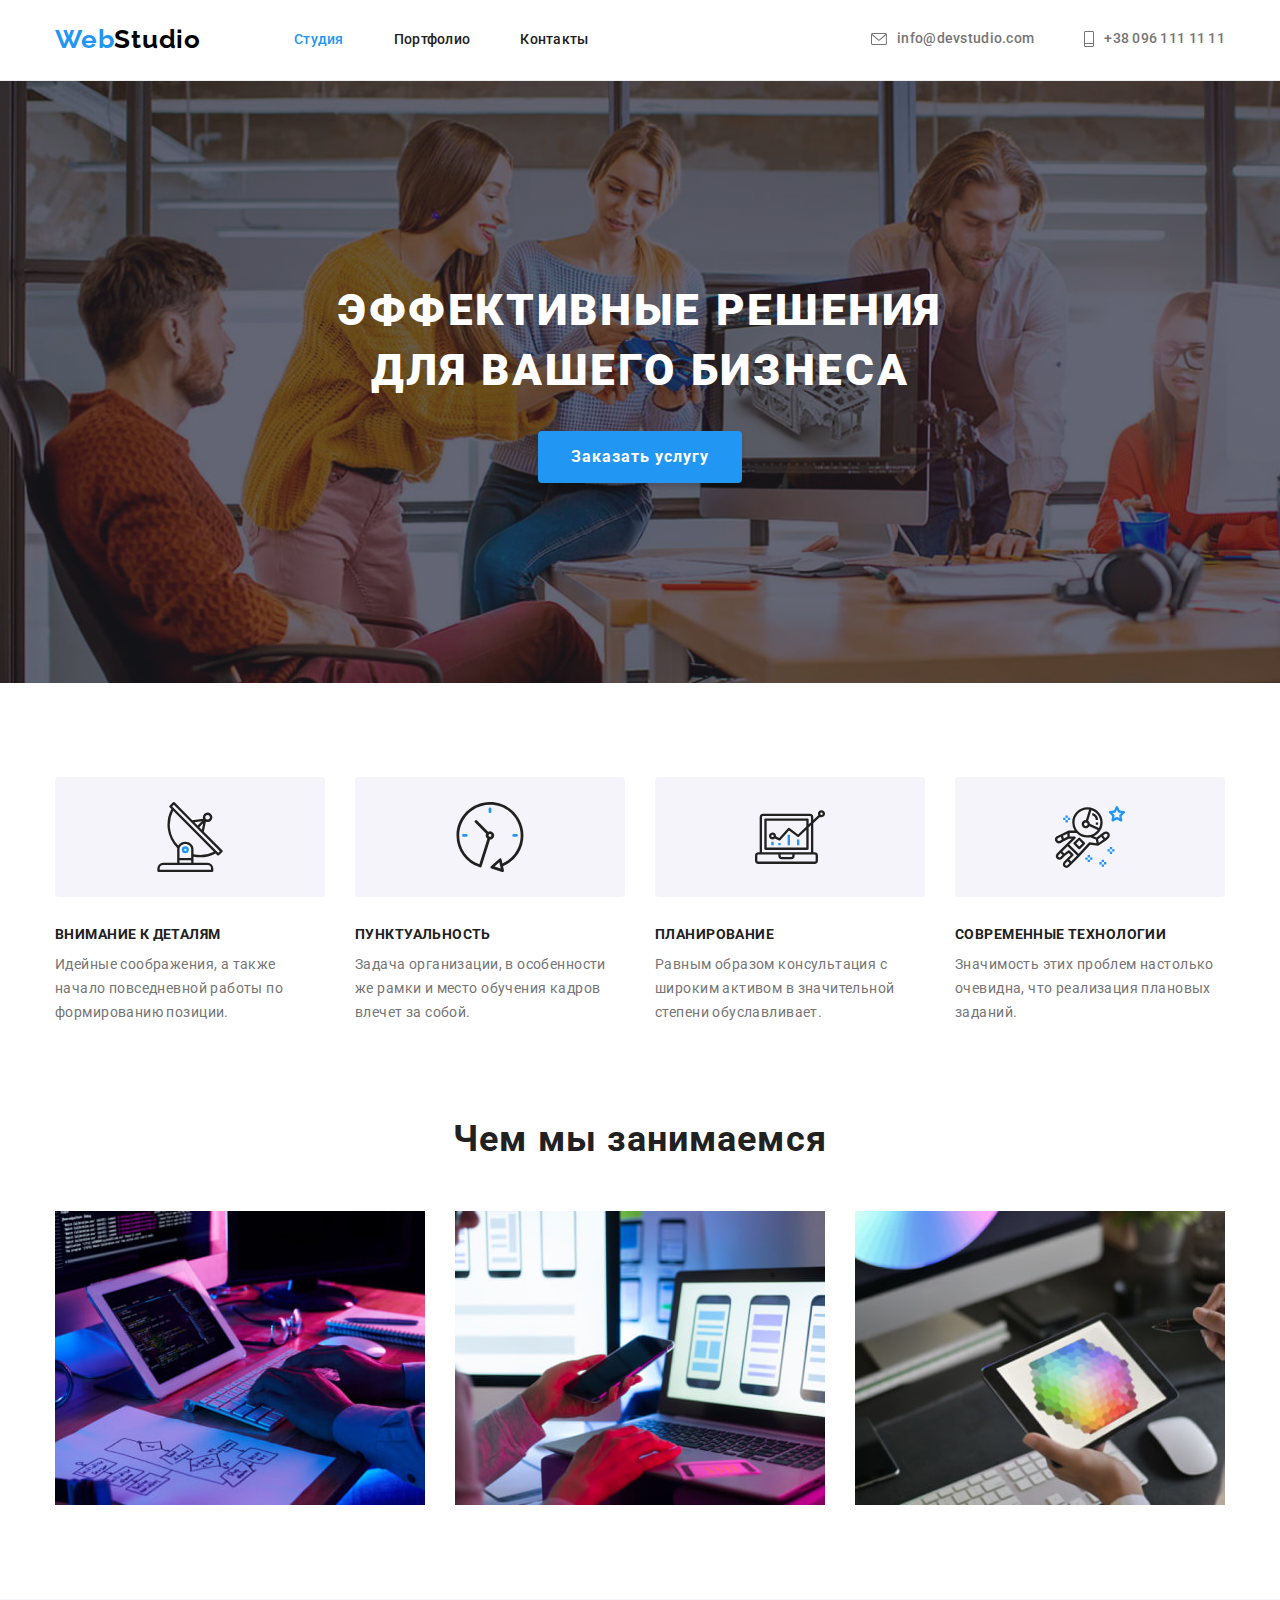
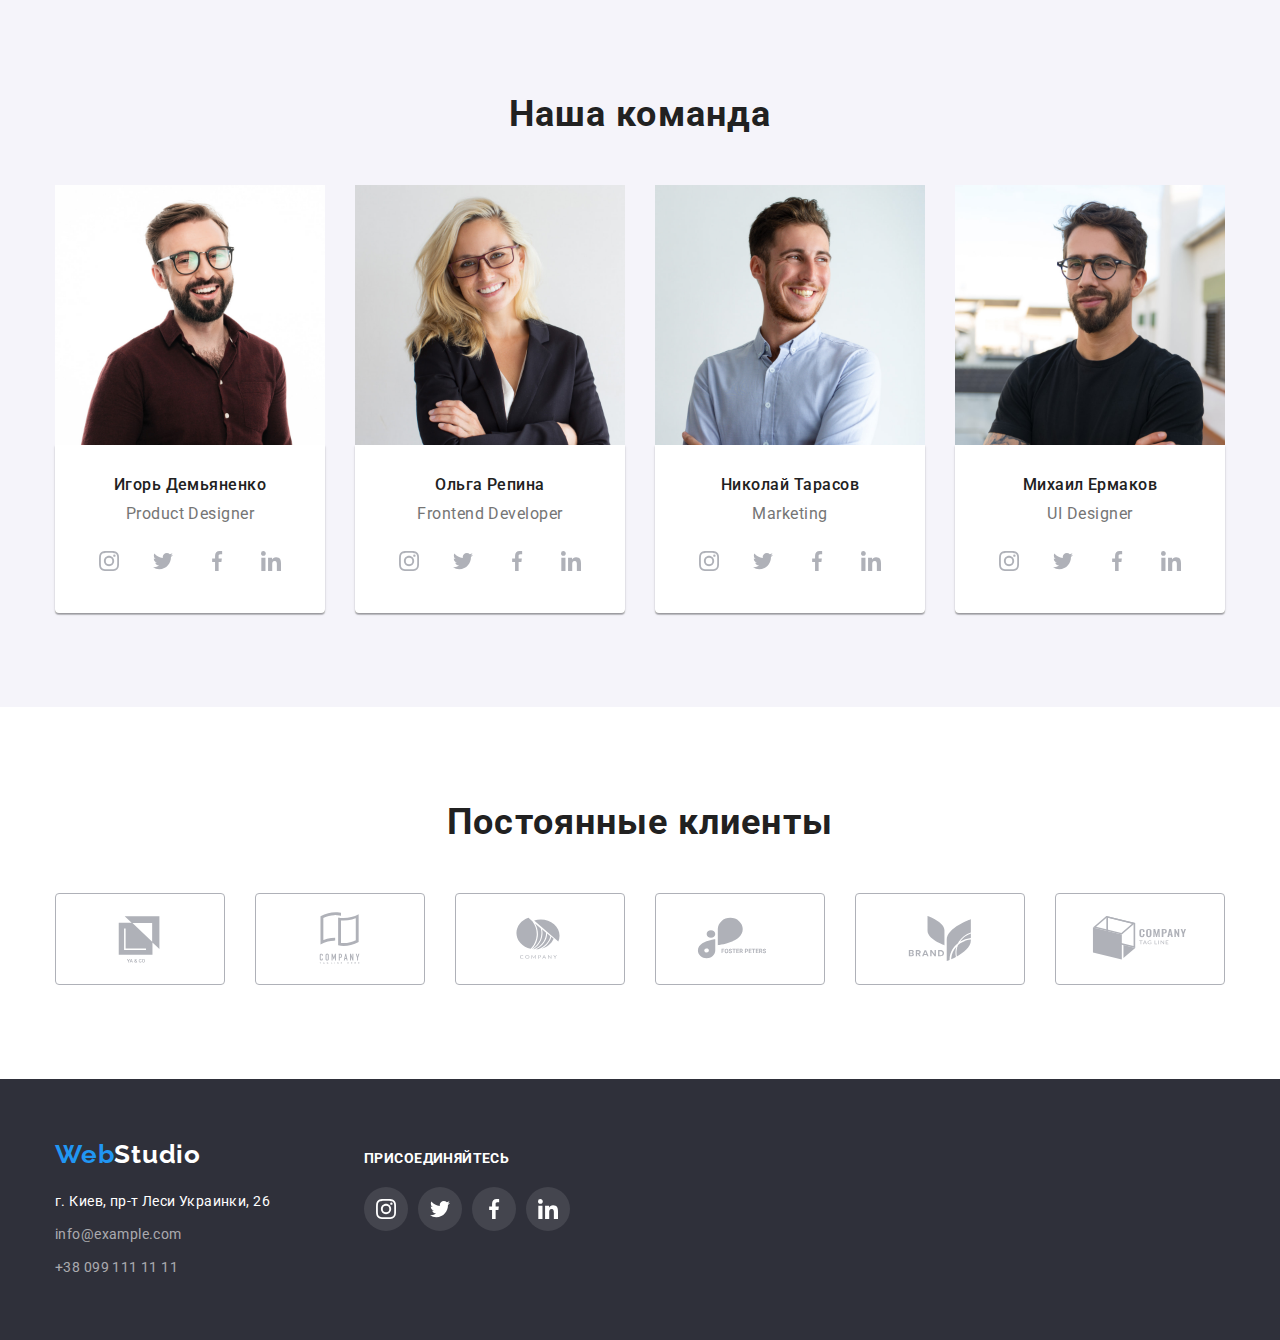
<file: index.html>
<!DOCTYPE html>
<html lang="ru">
  <head>
    <meta charset="UTF-8" />
    <meta http-equiv="X-UA-Compatible" content="IE=edge" />
    <meta name="viewport" content="width=device-width, initial-scale=1.0" />
    <title>Веб-студия</title>
    <link rel="preconnect" href="https://fonts.googleapis.com" />
    <link rel="preconnect" href="https://fonts.gstatic.com" crossorigin />
    <link
      href="https://fonts.googleapis.com/css2?family=Raleway:wght@700&family=Roboto:wght@400;500;700;900&display=swap"
      rel="stylesheet"
    />
    <link
      rel="stylesheet"
      href="https://cdnjs.cloudflare.com/ajax/libs/modern-normalize/1.1.0/modern-normalize.min.css"
    />
    <link rel="stylesheet" href="./сss/styles.css" />
  </head>
  <body>
    <header class="header">
      <div class="container header-container">
        <nav class="site-nav">
          <a class="logo link" lang="en" href="./index.html"
            >Web<span class="logo-header">Studio</span></a
          >
          <ul class="nav-list list">
            <li class="nav-item">
              <a class="nav-link link current" href="./index.html">Студия</a>
            </li>
            <li class="nav-item">
              <a class="nav-link link" href="./portfolio.html">Портфолио</a>
            </li>
            <li class="nav-item"><a class="nav-link link" href="#contacts">Контакты</a></li>
          </ul>
        </nav>
        <ul class="contact-list list">
          <li class="contact-header-item">
            <a class="contact-header-link link" href="mailto:info@devstudio.com">
              <svg class="contact-icon" width="16" height="12">
                <use href="./images/icons.svg#mail"></use></svg
              >info@devstudio.com</a
            >
          </li>
          <li class="contact-header-item">
            <a class="contact-header-link link" href="tel:+380961111111">
              <svg class="contact-icon" width="10" height="16">
                <use href="./images/icons.svg#phone"></use></svg
              >+38 096 111 11 11</a
            >
          </li>
        </ul>
      </div>
    </header>
    <main>
      <section class="hero">
        <div class="container">
          <h1 class="hero-title">Эффективные решения для вашего бизнеса</h1>
          <button class="hero-button" type="button">Заказать услугу</button>
        </div>
      </section>
      <section class="section">
        <div class="container">
          <h2 class="visually-hidden">Особенности</h2>
          <ul class="features-list list">
            <li class="features-item">
              <div class="features-icon-wrapper">
                <svg width="70" height="70">
                  <use href="./images/icons.svg#antena"></use>
                </svg>
              </div>
              <h3 class="features-title">Внимание к деталям</h3>
              <p class="features-text">
                Идейные соображения, а также начало повседневной работы по формированию позиции.
              </p>
            </li>
            <li class="features-item">
              <div class="features-icon-wrapper">
                <svg width="70" height="70">
                  <use href="./images/icons.svg#clock"></use>
                </svg>
              </div>
              <h3 class="features-title">Пунктуальность</h3>
              <p class="features-text">
                Задача организации, в особенности же рамки и место обучения кадров влечет за собой.
              </p>
            </li>

            <li class="features-item">
              <div class="features-icon-wrapper">
                <svg width="70" height="70">
                  <use href="./images/icons.svg#diagram"></use>
                </svg>
              </div>
              <h3 class="features-title">Планирование</h3>
              <p class="features-text">
                Равным образом консультация с широким активом в значительной степени обуславливает.
              </p>
            </li>
            <li class="features-item">
              <div class="features-icon-wrapper">
                <svg width="70" height="70">
                  <use href="./images/icons.svg#astronaut"></use>
                </svg>
              </div>
              <h3 class="features-title">Современные технологии</h3>
              <p class="features-text">
                Значимость этих проблем настолько очевидна, что реализация плановых заданий.
              </p>
            </li>
          </ul>
        </div>
      </section>
      <section class="work-directions section">
        <div class="container">
          <h2 class="section-title">Чем мы занимаемся</h2>
          <ul class="work-directions-list list">
            <li class="work-directions-item">
              <img
                src="./images/desktop-apps.jpg"
                alt="Программист работающий в своем офисе"
                width="370"
                height="294"
              />
            </li>
            <li class="work-directions-item">
              <img
                src="./images/mobile-apps.jpg"
                alt="Разработка мобильного приложения, работа над интерфейсом"
                width="370"
                height="294"
              />
            </li>
            <li class="work-directions-item">
              <img
                src="./images/design-solutions.jpg"
                alt="Веб-дизайн с выбором рабочего цвета на графическом планшете"
                width="370"
                height="294"
              />
            </li>
          </ul>
        </div>
      </section>
      <section class="team section">
        <div class="container">
          <h2 class="section-title">Наша команда</h2>
          <ul class="team-list list">
            <li class="team-card">
              <img
                src="./images/product-designer.jpg"
                alt="Член команды - продакт-дизайнер"
                width="270"
                height="260"
              />
              <div class="team-wrapper">
                <h3 class="team-title">Игорь Демьяненко</h3>
                <p class="team-text" lang="en">Product Designer</p>
                <ul class="social-list list">
                  <li>
                    <a class="social-list-link" href="https://www.instagram.com/" target="_blank">
                      <svg class="social-list-icon" width="20" height="20">
                        <use href="./images/icons.svg#instagram"></use>
                      </svg>
                    </a>
                  </li>
                  <li>
                    <a class="social-list-link" href="https://twitter.com/" target="_blank">
                      <svg class="social-list-icon" width="20" height="20">
                        <use href="./images/icons.svg#twitter"></use>
                      </svg>
                    </a>
                  </li>
                  <li>
                    <a class="social-list-link" href="https://uk-ua.facebook.com/" target="_blank">
                      <svg class="social-list-icon" width="20" height="20">
                        <use href="./images/icons.svg#facebook"></use>
                      </svg>
                    </a>
                  </li>
                  <li>
                    <a class="social-list-link" href="https://www.linkedin.com/" target="_blank">
                      <svg class="social-list-icon" width="20" height="20">
                        <use href="./images/icons.svg#linkedin"></use>
                      </svg>
                    </a>
                  </li>
                </ul>
              </div>
            </li>
            <li class="team-card">
              <img
                src="./images/frontend-developer.jpg"
                alt="Член команды - фронтенд разработчик"
                width="270"
                height="260"
              />
              <div class="team-wrapper">
                <h3 class="team-title">Ольга Репина</h3>
                <p class="team-text" lang="en">Frontend Developer</p>
                <ul class="social-list list">
                  <li>
                    <a class="social-list-link" href="https://www.instagram.com/" target="_blank">
                      <svg class="social-list-icon" width="20" height="20">
                        <use href="./images/icons.svg#instagram"></use>
                      </svg>
                    </a>
                  </li>
                  <li>
                    <a class="social-list-link" href="https://twitter.com/" target="_blank">
                      <svg class="social-list-icon" width="20" height="20">
                        <use href="./images/icons.svg#twitter"></use>
                      </svg>
                    </a>
                  </li>
                  <li>
                    <a class="social-list-link" href="https://uk-ua.facebook.com/" target="_blank">
                      <svg class="social-list-icon" width="20" height="20">
                        <use href="./images/icons.svg#facebook"></use>
                      </svg>
                    </a>
                  </li>
                  <li>
                    <a class="social-list-link" href="https://www.linkedin.com/" target="_blank">
                      <svg class="social-list-icon" width="20" height="20">
                        <use href="./images/icons.svg#linkedin"></use>
                      </svg>
                    </a>
                  </li>
                </ul>
              </div>
            </li>
            <li class="team-card">
              <img
                src="./images/marketing.jpg"
                alt="Член команды - маркетолог"
                width="270"
                height="260"
              />
              <div class="team-wrapper">
                <h3 class="team-title">Николай Тарасов</h3>
                <p class="team-text" lang="en">Marketing</p>
                <ul class="social-list list">
                  <li>
                    <a class="social-list-link" href="https://www.instagram.com/" target="_blank">
                      <svg class="social-list-icon" width="20" height="20">
                        <use href="./images/icons.svg#instagram"></use>
                      </svg>
                    </a>
                  </li>
                  <li>
                    <a class="social-list-link" href="https://twitter.com/" target="_blank">
                      <svg class="social-list-icon" width="20" height="20">
                        <use href="./images/icons.svg#twitter"></use>
                      </svg>
                    </a>
                  </li>
                  <li>
                    <a class="social-list-link" href="https://uk-ua.facebook.com/" target="_blank">
                      <svg class="social-list-icon" width="20" height="20">
                        <use href="./images/icons.svg#facebook"></use>
                      </svg>
                    </a>
                  </li>
                  <li>
                    <a class="social-list-link" href="https://www.linkedin.com/" target="_blank">
                      <svg class="social-list-icon" width="20" height="20">
                        <use href="./images/icons.svg#linkedin"></use>
                      </svg>
                    </a>
                  </li>
                </ul>
              </div>
            </li>
            <li class="team-card">
              <img
                src="./images/ui-designer.jpg"
                alt="Член команды - дизайнер пользовательского интерфейса"
                width="270"
                height="260"
              />
              <div class="team-wrapper">
                <h3 class="team-title">Михаил Ермаков</h3>
                <p class="team-text" lang="en">UI Designer</p>
                <ul class="social-list list">
                  <li>
                    <a class="social-list-link" href="https://www.instagram.com/" target="_blank">
                      <svg class="social-list-icon" width="20" height="20">
                        <use href="./images/icons.svg#instagram"></use>
                      </svg>
                    </a>
                  </li>
                  <li>
                    <a class="social-list-link" href="https://twitter.com/" target="_blank">
                      <svg class="social-list-icon" width="20" height="20">
                        <use href="./images/icons.svg#twitter"></use>
                      </svg>
                    </a>
                  </li>
                  <li>
                    <a class="social-list-link" href="https://uk-ua.facebook.com/" target="_blank">
                      <svg class="social-list-icon" width="20" height="20">
                        <use href="./images/icons.svg#facebook"></use>
                      </svg>
                    </a>
                  </li>
                  <li>
                    <a class="social-list-link" href="https://www.linkedin.com/" target="_blank">
                      <svg class="social-list-icon" width="20" height="20">
                        <use href="./images/icons.svg#linkedin"></use>
                      </svg>
                    </a>
                  </li>
                </ul>
              </div>
            </li>
          </ul>
        </div>
      </section>
      <section class="section">
        <div class="container">
          <h1 class="section-title">Постоянные клиенты</h1>
          <ul class="clients-list list">
            <li class="clients-item">
              <a class="clients-link" href=""
                ><svg class="clients-icon" width="106" height="60">
                  <use href="./images/icons.svg#client1"></use></svg
              ></a>
            </li>
            <li class="clients-item">
              <a class="clients-link" href=""
                ><svg class="clients-icon" width="106" height="60">
                  <use href="./images/icons.svg#client2"></use></svg
              ></a>
            </li>
            <li class="clients-item">
              <a class="clients-link" href=""
                ><svg class="clients-icon" width="106" height="60">
                  <use href="./images/icons.svg#client3"></use></svg
              ></a>
            </li>
            <li class="clients-item">
              <a class="clients-link" href=""
                ><svg class="clients-icon" width="106" height="60">
                  <use href="./images/icons.svg#client4"></use></svg
              ></a>
            </li>
            <li class="clients-item">
              <a class="clients-link" href=""
                ><svg class="clients-icon" width="106" height="60">
                  <use href="./images/icons.svg#client5"></use></svg
              ></a>
            </li>
            <li class="clients-item">
              <a class="clients-link" href=""
                ><svg class="clients-icon" width="106" height="60">
                  <use href="./images/icons.svg#client6"></use></svg
              ></a>
            </li>
          </ul>
        </div>
      </section>
    </main>
    <footer class="footer">
      <div class="container footer-container">
        <div class="adress-panel">
          <a class="logo link" lang="en" href="./index.html"
            >Web<span class="logo-footer">Studio</span></a
          >
          <address id="contacts">
            <ul class="list">
              <li class="adress-street-item">
                <a class="address-street link" href="https://goo.gl/maps/kSrC2yLhnCnVmhvy7"
                  >г. Киев, пр-т Леси Украинки, 26</a
                >
              </li>
              <li class="contact-footer-item">
                <a class="contact-footer link" href="mailto:info@example.com">info@example.com</a>
              </li>
              <li class="contact-footer-item">
                <a class="contact-footer link" href="tel:+380991111111">+38 099 111 11 11</a>
              </li>
            </ul>
          </address>
        </div>
        <div class="join-panel">
          <p class="join-panel-text">Присоединяйтесь</p>
          <ul class="footer-social-list list">
            <li class="footer-social-list-item">
              <a class="footer-social-list-link" href="https://www.instagram.com/" target="_blank">
                <svg class="footer-social-list-icon" width="20" height="20">
                  <use href="./images/icons.svg#instagram"></use>
                </svg>
              </a>
            </li>
            <li class="footer-social-list-item">
              <a class="footer-social-list-link" href="https://twitter.com/" target="_blank">
                <svg class="footer-social-list-icon" width="20" height="20">
                  <use href="./images/icons.svg#twitter"></use>
                </svg>
              </a>
            </li>
            <li class="footer-social-list-item">
              <a class="footer-social-list-link" href="https://uk-ua.facebook.com/" target="_blank">
                <svg class="footer-social-list-icon" width="20" height="20">
                  <use href="./images/icons.svg#facebook"></use>
                </svg>
              </a>
            </li>
            <li class="footer-social-list-item">
              <a class="footer-social-list-link" href="https://www.linkedin.com/" target="_blank">
                <svg class="footer-social-list-icon" width="20" height="20">
                  <use href="./images/icons.svg#linkedin"></use>
                </svg>
              </a>
            </li>
          </ul>
        </div>
      </div>
    </footer>
  </body>
</html>
</file>
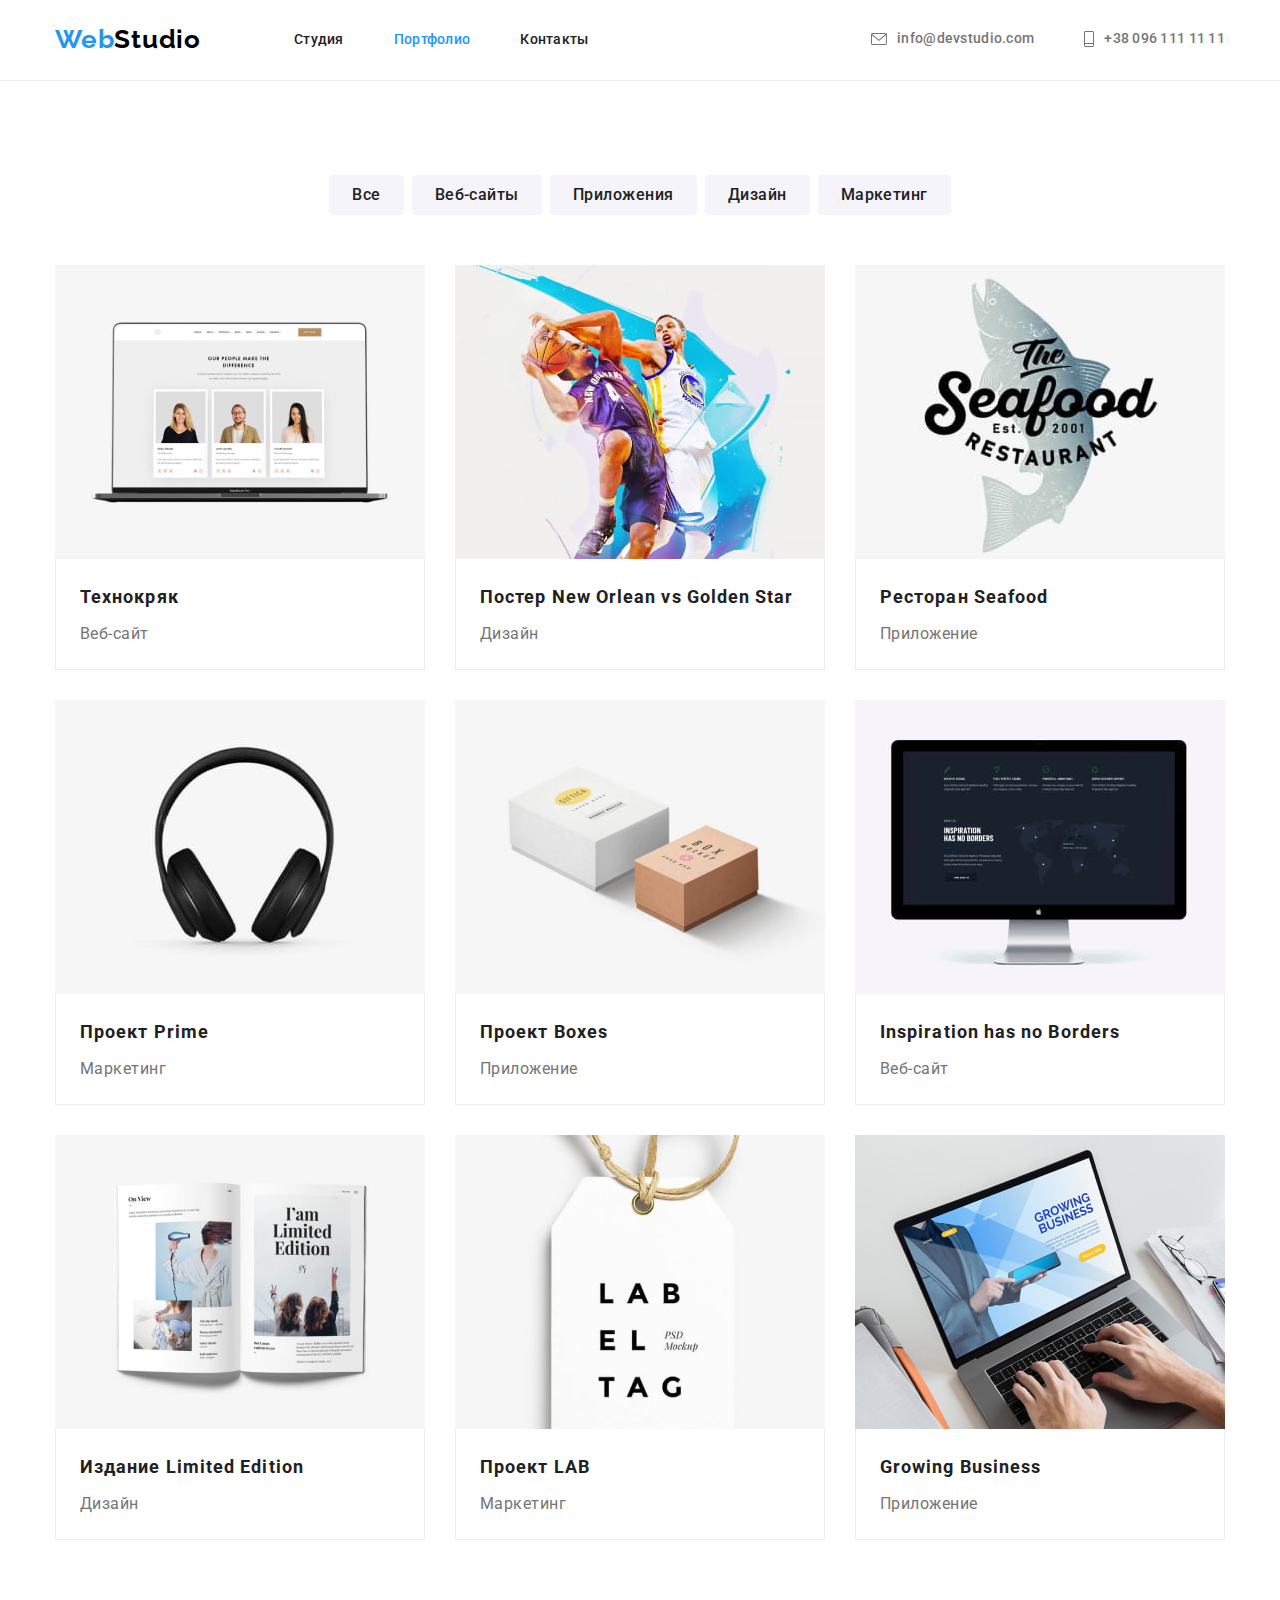
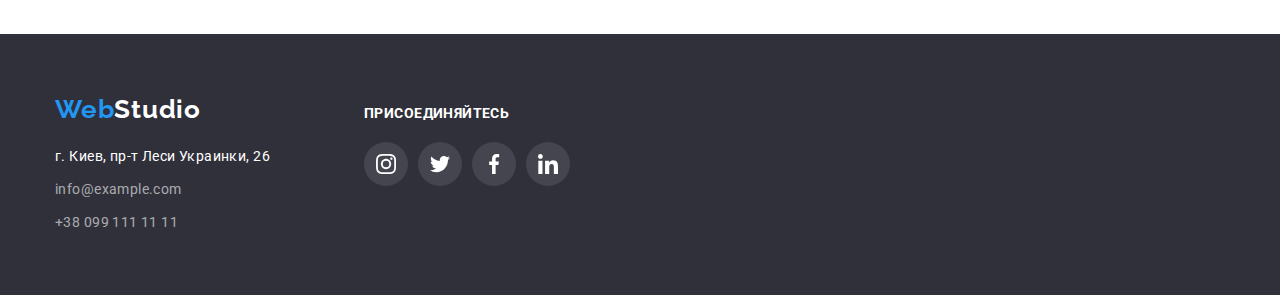
<file: portfolio.html>
<!DOCTYPE html>
<html lang="ru">
  <head>
    <meta charset="UTF-8" />
    <meta http-equiv="X-UA-Compatible" content="IE=edge" />
    <meta name="viewport" content="width=device-width, initial-scale=1.0" />
    <title>Веб-студия</title>
    <link rel="preconnect" href="https://fonts.googleapis.com" />
    <link rel="preconnect" href="https://fonts.gstatic.com" crossorigin />
    <link
      href="https://fonts.googleapis.com/css2?family=Raleway:wght@700&family=Roboto:wght@400;500;700;900&display=swap"
      rel="stylesheet"
    />
    <link
      rel="stylesheet"
      href="https://cdnjs.cloudflare.com/ajax/libs/modern-normalize/1.1.0/modern-normalize.min.css"
    />
    <link rel="stylesheet" href="./сss/styles.css" />
  </head>
  <body>
    <header class="header">
      <div class="container header-container">
        <nav class="site-nav">
          <a class="logo link" lang="en" href="./index.html"
            >Web<span class="logo-header">Studio</span></a
          >
          <ul class="nav-list list">
            <li class="nav-item">
              <a class="nav-link link" href="./index.html">Студия</a>
            </li>
            <li class="nav-item">
              <a class="nav-link link current" href="./portfolio.html">Портфолио</a>
            </li>
            <li class="nav-item"><a class="nav-link link" href="#contacts">Контакты</a></li>
          </ul>
        </nav>
        <ul class="contact-list list">
          <li class="contact-header-item">
            <a class="contact-header-link link" href="mailto:info@devstudio.com">
              <svg class="contact-icon" width="16" height="12">
                <use href="./images/icons.svg#mail"></use></svg
              >info@devstudio.com</a
            >
          </li>
          <li class="contact-header-item">
            <a class="contact-header-link link" href="tel:+380961111111">
              <svg class="contact-icon" width="10" height="16">
                <use href="./images/icons.svg#phone"></use></svg
              >+38 096 111 11 11</a
            >
          </li>
        </ul>
      </div>
    </header>
    <main>
      <section class="section">
        <div class="container">
          <h1 class="visually-hidden">Портфолио cтудии</h1>
          <ul class="button-list list">
            <li class="portfolio-button-item">
              <button class="portfolio-button" type="button">Все</button>
            </li>
            <li class="portfolio-button-item">
              <button class="portfolio-button" type="button">Веб-сайты</button>
            </li>
            <li class="portfolio-button-item">
              <button class="portfolio-button" type="button">Приложения</button>
            </li>
            <li class="portfolio-button-item">
              <button class="portfolio-button" type="button">Дизайн</button>
            </li>
            <li class="portfolio-button-item">
              <button class="portfolio-button" type="button">Маркетинг</button>
            </li>
          </ul>
          <ul class="portfolio-list list">
            <li class="portfolio-card">
              <a class="portfolio-card-wrapper link" href="">
                <img
                  src="./images/portfolio-img1.jpg"
                  alt="Проект веб-сайта"
                  width="370"
                  height="294"
                />
                <div class="portfolio-text-wrapper">
                  <h2 class="portfolio-title">Технокряк</h2>
                  <p class="portfolio-text">Веб-сайт</p>
                </div>
              </a>
            </li>
            <li class="portfolio-card">
              <a class="portfolio-card-wrapper link" href="#">
                <img
                  src="./images/portfolio-img2.jpg"
                  alt="Проект дизайна постера"
                  width="370"
                  height="294"
                />
                <div class="portfolio-text-wrapper">
                  <h2 class="portfolio-title">
                    Постер <span lang="en">New Orlean vs Golden Star</span>
                  </h2>
                  <p class="portfolio-text">Дизайн</p>
                </div>
              </a>
            </li>
            <li class="portfolio-card">
              <a class="portfolio-card-wrapper link" href="#">
                <img
                  src="./images/portfolio-img3.jpg"
                  alt="Проект приложения"
                  width="370"
                  height="294"
                />
                <div class="portfolio-text-wrapper">
                  <h2 class="portfolio-title">Ресторан <span lang="en">Seafood</span></h2>
                  <p class="portfolio-text">Приложение</p>
                </div>
              </a>
            </li>
            <li class="portfolio-card">
              <a class="portfolio-card-wrapper link" href="">
                <img
                  src="./images/portfolio-img4.jpg"
                  alt="Маркетинговый проект"
                  width="370"
                  height="294"
                />
                <div class="portfolio-text-wrapper">
                  <h2 class="portfolio-title">Проект <span lang="en">Prime</span></h2>
                  <p class="portfolio-text">Маркетинг</p>
                </div>
              </a>
            </li>
            <li class="portfolio-card">
              <a class="portfolio-card-wrapper link" href="">
                <img
                  src="./images/portfolio-img5.jpg"
                  alt="Проект приложения"
                  width="370"
                  height="294"
                />
                <div class="portfolio-text-wrapper">
                  <h2 class="portfolio-title">Проект <span lang="en">Boxes</span></h2>
                  <p class="portfolio-text">Приложение</p>
                </div>
              </a>
            </li>
            <li class="portfolio-card">
              <a class="portfolio-card-wrapper link" href="">
                <img
                  src="./images/portfolio-img6.jpg"
                  alt="Проект веб-сайта"
                  width="370"
                  height="294"
                />
                <div class="portfolio-text-wrapper">
                  <h2 class="portfolio-title" lang="en">Inspiration has no Borders</h2>
                  <p class="portfolio-text">Веб-сайт</p>
                </div>
              </a>
            </li>
            <li class="portfolio-card">
              <a class="portfolio-card-wrapper link" href="">
                <img
                  src="./images/portfolio-img7.jpg"
                  alt="Проект дизайна издания"
                  width="370"
                  height="294"
                />
                <div class="portfolio-text-wrapper">
                  <h2 class="portfolio-title">Издание <span lang="en">Limited Edition</span></h2>
                  <p class="portfolio-text">Дизайн</p>
                </div>
              </a>
            </li>
            <li class="portfolio-card">
              <a class="portfolio-card-wrapper link" href="">
                <img
                  src="./images/portfolio-img8.jpg"
                  alt="Маркетинговый проект"
                  width="370"
                  height="294"
                />
                <div class="portfolio-text-wrapper">
                  <h2 class="portfolio-title">Проект <span lang="en">LAB</span></h2>
                  <p class="portfolio-text">Маркетинг</p>
                </div>
              </a>
            </li>
            <li class="portfolio-card">
              <a class="portfolio-card-wrapper link" href="">
                <img
                  src="./images/portfolio-img9.jpg"
                  alt="Проект приложения"
                  width="370"
                  height="294"
                />
                <div class="portfolio-text-wrapper">
                  <h2 class="portfolio-title" lang="en">Growing Business</h2>
                  <p class="portfolio-text">Приложение</p>
                </div>
              </a>
            </li>
          </ul>
        </div>
      </section>
    </main>
    <footer class="footer">
      <div class="container footer-container">
        <div class="adress-panel">
          <a class="logo link" lang="en" href="./index.html"
            >Web<span class="logo-footer">Studio</span></a
          >
          <address id="contacts">
            <ul class="list">
              <li class="adress-street-item">
                <a class="address-street link" href="https://goo.gl/maps/kSrC2yLhnCnVmhvy7"
                  >г. Киев, пр-т Леси Украинки, 26</a
                >
              </li>
              <li class="contact-footer-item">
                <a class="contact-footer link" href="mailto:info@example.com">info@example.com</a>
              </li>
              <li class="contact-footer-item">
                <a class="contact-footer link" href="tel:+380991111111">+38 099 111 11 11</a>
              </li>
            </ul>
          </address>
        </div>
        <div class="join-panel">
          <p class="join-panel-text">Присоединяйтесь</p>
          <ul class="footer-social-list list">
            <li class="footer-social-list-item">
              <a class="footer-social-list-link" href="https://www.instagram.com/" target="_blank">
                <svg class="footer-social-list-icon" width="20" height="20">
                  <use href="./images/icons.svg#instagram"></use>
                </svg>
              </a>
            </li>
            <li class="footer-social-list-item">
              <a class="footer-social-list-link" href="https://twitter.com/" target="_blank">
                <svg class="footer-social-list-icon" width="20" height="20">
                  <use href="./images/icons.svg#twitter"></use>
                </svg>
              </a>
            </li>
            <li class="footer-social-list-item">
              <a class="footer-social-list-link" href="https://uk-ua.facebook.com/" target="_blank">
                <svg class="footer-social-list-icon" width="20" height="20">
                  <use href="./images/icons.svg#facebook"></use>
                </svg>
              </a>
            </li>
            <li class="footer-social-list-item">
              <a class="footer-social-list-link" href="https://www.linkedin.com/" target="_blank">
                <svg class="footer-social-list-icon" width="20" height="20">
                  <use href="./images/icons.svg#linkedin"></use>
                </svg>
              </a>
            </li>
          </ul>
        </div>
      </div>
    </footer>
  </body>
</html>
</file>
<file: сss/styles.css>
:root {
  --primary-white-color: #ffffff;
  /**белый цвет фона и текста, логотипа в футере**/
  --theme-dark-color: #2f303a;
  /*темно серый цвет фона**/
  --theme-light-color: #f5f4fa;
  /**светло серый текст фона**/
  --accent-color: #2196f3;
  /**синий цвет выделения ссылок и кнопок при ховере, фокусе**/
  --text-primary-color: #212121;
  /**темно серый цвет тектса**/
  --text-secondary-color: #757575;
  /**основной светло серый цвет текста**/
  --text-primary-font: Roboto, sans-serif;
  /**основшой шрифт текта**/
  --text-secondary-font: Raleway, sans-serif;
  /**шрифт текста логотипа**/
  --icon-primary-color: #afb1b8;
  /**основной цвет иконок соцсетей и партнеров**/
}

body {
  font-family: var(--text-primary-font);
  color: var(--text-primary-color);
  background-color: var(--primary-white-color);
}

/* ПАРАМЕТРЫ КОНТЕЙНЕРА */
.container {
  margin-left: auto;
  margin-right: auto;
  width: 1200px;
  padding-left: 15px;
  padding-right: 15px;
}

/* СБРОС ОФОРМЛЕНИЯ ДЛЯ СПИСКОВ И ССЫЛОК; СБРОС PADDING И MARGIN ДЛЯ СПИСКОВ, ТЕКСТА, ЗАГЛАВИЙ*/
h1,
h2,
h3,
p {
  margin-top: 0;
  margin-bottom: 0;
}

ul {
  margin-top: 0;
  margin-bottom: 0;
  padding-left: 0;
}

img {
  display: block;
  max-width: 100%;
  height: auto;
}

.list {
  list-style: none;
}

.link {
  text-decoration: none;
}

.visually-hidden {
  position: absolute;
  width: 1px;
  height: 1px;
  margin: -1px;
  border: 0;
  padding: 0;
  white-space: nowrap;
  clip-path: inset(100%);
  clip: rect(0 0 0 0);
  overflow: hidden;
}

/* НEADER */
.header {
  padding-top: 24px;
  padding-bottom: 25px;
  border-bottom: 1px solid #ececec;
}

.header-container {
  display: flex;
  align-items: center;
}

/* LOGO-HEADER + LOGO-FOOTER*/
.logo {
  font-family: var(--text-secondary-font);
  font-weight: 700;
  font-size: 26px;
  line-height: 1.19;
  letter-spacing: 0.03em;
  color: var(--accent-color);
  margin-right: 93px;
}

.logo-header {
  color: #000000;
}

.logo-footer {
  color: var(--primary-white-color);
}

/*НАВИГАЦИЯ САЙТА И КОНТАКТЫ В ХЕДЕРЕ */
.site-nav,
.nav-list {
  display: flex;
  align-items: center;
}

.contact-list {
  display: flex;
  align-items: center;
  margin-left: auto;
}

.nav-item:not(:last-child) {
  margin-right: 50px;
}

.contact-header-item:not(:last-child) {
  margin-right: 50px;
}

.nav-link,
.contact-header-link {
  font-weight: 500;
  font-size: 14px;
  line-height: 1.14;
  letter-spacing: 0.02em;
  padding: 5px 0;
}

.nav-link {
  color: var(--text-primary-color);
  transition: color 250ms cubic-bezier(0.4, 0, 0.2, 1);
}

.contact-header-link {
  color: var(--text-secondary-color);
  display: flex;
  align-items: center;
  transition: color 250ms cubic-bezier(0.4, 0, 0.2, 1);
}

.nav-link:focus,
.nav-link:hover,
.contact-header-link:focus,
.contact-header-link:hover {
  color: var(--accent-color);
}

.contact-icon {
  fill: var(--text-secondary-color);
  margin-right: 10px;
  transition: fill 250ms cubic-bezier(0.4, 0, 0.2, 1);
}

.contact-header-link:focus .contact-icon,
.contact-header-link:hover .contact-icon {
  fill: var(--accent-color);
}

.current {
  color: var(--accent-color);
}

/* FOTTER */
.footer {
  background-color: var(--theme-dark-color);
  padding-top: 60px;
  padding-bottom: 60px;
}

address {
  font-style: normal;
  margin-top: 20px;
}

.footer-container {
  display: flex;
  align-items: baseline;
}

.adress-panel {
  margin-right: 70px;
}

.adress-street-item {
  margin-bottom: 9px;
}

.contact-footer-item:not(:last-child) {
  margin-bottom: 9px;
}

.address-street,
.contact-footer {
  font-size: 14px;
  line-height: 1.71;
  letter-spacing: 0.03em;
}

.address-street {
  color: var(--primary-white-color);
}

.contact-footer {
  color: rgba(255, 255, 255, 0.6);
  transition: color 250ms cubic-bezier(0.4, 0, 0.2, 1)
}

.contact-footer:hover,
.contact-footer:focus {
  color: var(--accent-color);
}

.join-panel-text {
  font-weight: 700;
  font-size: 14px;
  line-height: 1.14;
  letter-spacing: 0.03em;
  text-transform: uppercase;
  color: var(--primary-white-color);
  margin-bottom: 20px;
}

.footer-social-list {
  display: flex;
}

.footer-social-list-item:not(:last-child) {
  margin-right: 10px;
}

.footer-social-list-link {
  display: flex;
  justify-content: center;
  align-items: center;
  height: 44px;
  width: 44px;
  border-radius: 50%;
  background: rgba(255, 255, 255, 0.1);
  transition: background-color 250ms cubic-bezier(0.4, 0, 0.2, 1);
}

.footer-social-list-icon {
  fill: var(--primary-white-color);
}

.footer-social-list-link:hover,
.footer-social-list-link:focus {
  background-color: var(--accent-color);
}

/* MAIN*/
/* HERO */
.hero {
  max-width: 1600px;
  margin: 0 auto;
  background-image: linear-gradient(rgba(47, 48, 58, 0.4), rgba(47, 48, 58, 0.4)),
    url('../images/hero-bg.jpg');
  background-color: var(--theme-dark-color);
  background-size: cover;
  background-repeat: no-repeat;
  text-align: center;
  padding-top: 200px;
  padding-bottom: 200px;
}

.hero-title {
  font-weight: 900;
  font-size: 44px;
  line-height: 1.36;
  text-align: center;
  letter-spacing: 0.06em;
  text-transform: uppercase;
  color: var(--primary-white-color);
  width: 696px;
  margin-bottom: 30px;
  margin-left: auto;
  margin-right: auto;
}

.hero-button {
  font-family: var(--text-primary-font);
  font-weight: 700;
  font-size: 16px;
  line-height: 1.88;
  text-align: center;
  letter-spacing: 0.06em;
  cursor: pointer;
  color: var(--primary-white-color);
  background-color: var(--accent-color);
  padding: 10px 32px;
  min-width: 200px;
  border: 1px solid transparent;
  border-radius: 4px;
  box-shadow: 0px 4px 4px rgba(0, 0, 0, 0.15);
  transition: background-color 250ms cubic-bezier(0.4, 0, 0.2, 1);
  ;
}

.hero-button:hover,
.hero-button:focus {
  background-color: #188ce8;
}

/* CЕКЦИИ  */
.section {
  padding-top: 94px;
  padding-bottom: 94px;
}

/* ОСОБЕННОСТИ */
.features-list {
  display: flex;
}

.features-item {
  flex-basis: calc((100% - 90px) / 4);
}

.features-item:not(:last-child) {
  margin-right: 30px;
}

.features-icon-wrapper {
  display: flex;
  justify-content: center;
  align-items: center;
  background-color: #f5f4fa;
  margin-bottom: 30px;
  min-height: 120px;
  border-radius: 4px;
}

.features-title {
  font-weight: 700;
  font-size: 14px;
  line-height: 1.14;
  letter-spacing: 0.03em;
  text-transform: uppercase;
  margin-bottom: 10px;
}

.features-text {
  font-size: 14px;
  line-height: 1.71;
  letter-spacing: 0.03em;
  color: var(--text-secondary-color);
}

/* ЧЕМ МЫ ЗАНИМАЕМСЯ + НАША КОМАНДА */
.section-title {
  font-weight: 700;
  font-size: 36px;
  line-height: 1.17;
  text-align: center;
  letter-spacing: 0.03em;
  margin-bottom: 50px;
}

.work-directions {
  padding-top: 0;
}

.work-directions-list {
  display: flex;
}

.work-directions-item {
  flex-basis: calc((100% - 60px) / 3);
}

.work-directions-item:not(:last-child) {
  margin-right: 30px;
}

.team {
  background-color: var(--theme-light-color);
}

.team-list {
  display: flex;
  flex-wrap: wrap;
}

.team-card {
  background-color: var(--primary-white-color);
  flex-basis: calc((100% - 90px) / 4);
}

.team-card:not(:last-child) {
  margin-right: 30px;
}

.team-wrapper {
  padding: 30px 32px;
  border-radius: 0px 0px 4px 4px;
  box-shadow: 0px 1px 3px rgba(0, 0, 0, 0.12), 0px 1px 1px rgba(0, 0, 0, 0.14),
    0px 2px 1px rgba(0, 0, 0, 0.2);
}

.team-title,
.team-text {
  font-size: 16px;
  line-height: 1.19;
  text-align: center;
  letter-spacing: 0.03em;
}

.team-title {
  font-weight: 500;
  margin-bottom: 10px;
}

.team-text {
  color: var(--text-secondary-color);
  margin-bottom: 16px;
}

.social-list {
  display: flex;
  justify-content: space-between;
}

.social-list-link {
  display: flex;
  justify-content: center;
  align-items: center;
  height: 44px;
  width: 44px;
  border-radius: 50%;
  transition: background-color 250ms cubic-bezier(0.4, 0, 0.2, 1);
}

.social-list-icon {
  fill: var(--icon-primary-color);
  transition: fill 250ms cubic-bezier(0.4, 0, 0.2, 1);
}

.social-list-link:hover,
.social-list-link:focus {
  background-color: var(--accent-color);
}

.social-list-link:hover .social-list-icon,
.social-list-link:focus .social-list-icon {
  fill: var(--primary-white-color);
}

/* ПОСТОЯННЫЕ КЛИЕНТЫ */
.clients-list {
  display: flex;
}

.clients-item {
  flex-basis: calc((100% - 150px) / 6);
}

.clients-item:not(:last-child) {
  margin-right: 30px;
}

.clients-link {
  display: flex;
  justify-content: center;
  align-items: center;
  min-height: 92px;
  border: 1px solid var(--icon-primary-color);
  border-radius: 4px;
  transition: border 250ms cubic-bezier(0.4, 0, 0.2, 1);
}

.clients-icon {
  fill: var(--icon-primary-color);
  transition: fill 250ms cubic-bezier(0.4, 0, 0.2, 1);
}

.clients-link:hover,
.client-link:focus {
  border: 1px solid var(--accent-color);
}

.clients-link:hover .clients-icon,
.clients-link:focus .clients-icon {
  fill: var(--accent-color);
}

/*///////////////////////ВТОРАЯ СТРАНИЦА/////////////////////////////  */
/*ПОРТФОЛИО */
.button-list {
  display: flex;
  justify-content: center;
  margin-bottom: 50px;
}

.portfolio-button {
  font-family: var(--text-primary-font);
  font-weight: 500;
  font-size: 16px;
  line-height: 1.63;
  text-align: center;
  letter-spacing: 0.03em;
  cursor: pointer;
  color: var(--text-primary-color);
  background-color: var(--theme-light-color);
  padding: 6px 22px;
  min-width: 73px;
  border: 1px solid transparent;
  border-radius: 4px;
  transition: color 250ms cubic-bezier(0.4, 0, 0.2, 1), background-color 250ms cubic-bezier(0.4, 0, 0.2, 1), box-shadow 250ms cubic-bezier(0.4, 0, 0.2, 1);
}

.portfolio-button-item:not(:last-child) {
  margin-right: 8px;
}

.portfolio-button:active,
.portfolio-button:hover,
.portfolio-button:focus {
  color: var(--primary-white-color);
  background-color: var(--accent-color);
  box-shadow: 0px 3px 1px rgba(0, 0, 0, 0.1), 0px 1px 2px rgba(0, 0, 0, 0.08),
    0px 2px 2px rgba(0, 0, 0, 0.12);
}

.portfolio-list {
  display: flex;
  flex-wrap: wrap;
}

.portfolio-card {
  flex-basis: calc((100% - 60px) / 3);
}

.portfolio-card:not(:nth-child(3n)) {
  margin-right: 30px;
}

.portfolio-card:not(:nth-last-child(-n + 3)) {
  margin-bottom: 30px;
}

.portfolio-card-wrapper {
  display: block;
  transition: box-shadow 250ms cubic-bezier(0.4, 0, 0.2, 1);
}

.portfolio-card-wrapper:hover,
.portfolio-card-wrapper:focus {
  box-shadow: 0px 1px 1px rgba(0, 0, 0, 0.12), 0px 4px 4px rgba(0, 0, 0, 0.06),
    1px 4px 6px rgba(0, 0, 0, 0.16);
}

.portfolio-text-wrapper {
  padding: 20px 24px;
  border-left: 1px solid #eeeeee;
  border-right: 1px solid #eeeeee;
  border-bottom: 1px solid #eeeeee;
}

.portfolio-title {
  font-weight: 700;
  font-size: 18px;
  line-height: 2;
  letter-spacing: 0.06em;
  color: var(--text-primary-color);
  margin-bottom: 4px;
}

.portfolio-text {
  font-size: 16px;
  line-height: 1.88;
  letter-spacing: 0.03em;
  color: var(--text-secondary-color);
}
</file>
